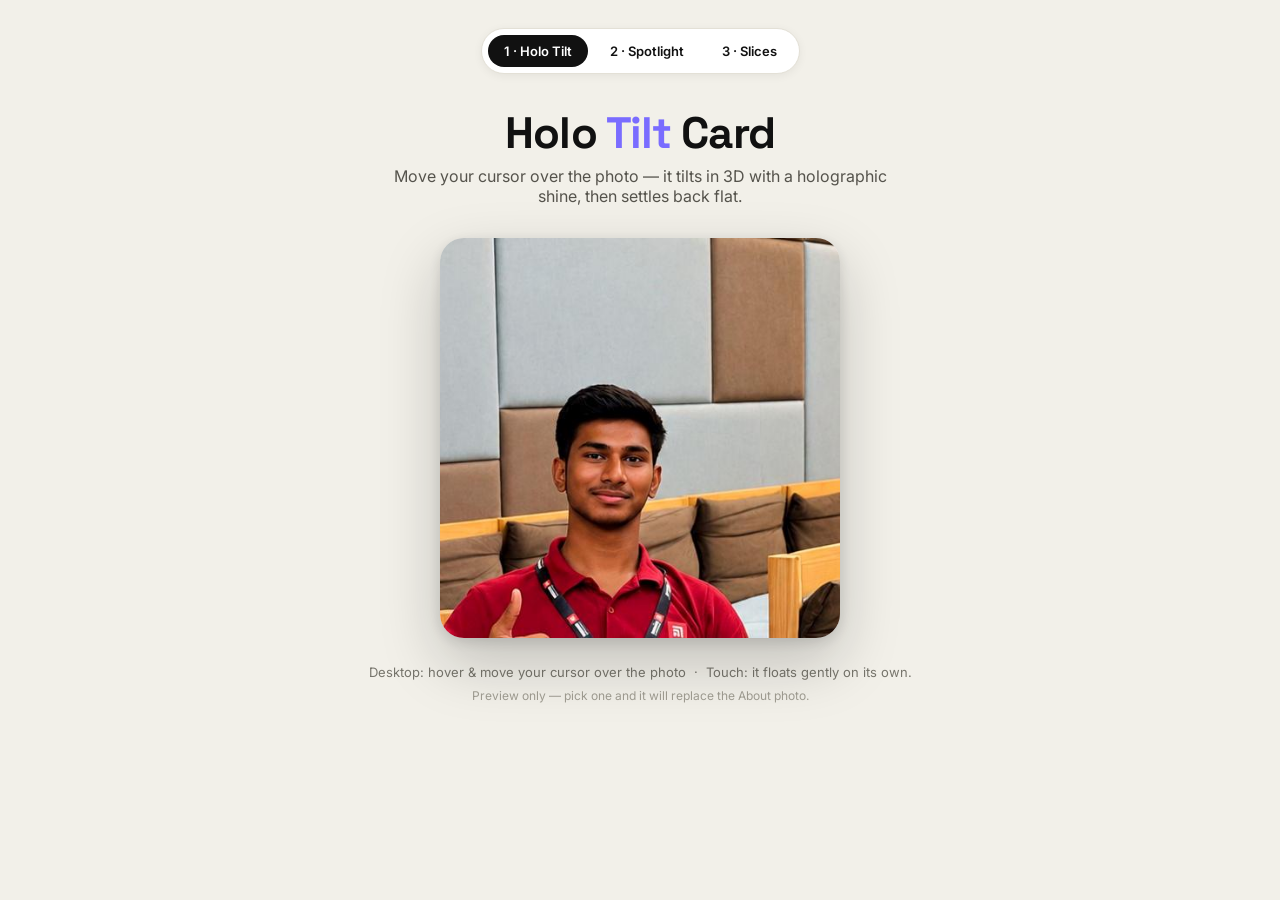
<file: preview/holo.html>
<!DOCTYPE html>
<html lang="en">
<head>
<meta charset="utf-8">
<meta name="viewport" content="width=device-width, initial-scale=1">
<title>1 · Holo Tilt Card — Photo Preview</title>
<link rel="preconnect" href="https://fonts.googleapis.com">
<link rel="preconnect" href="https://fonts.gstatic.com" crossorigin>
<link href="https://fonts.googleapis.com/css2?family=Inter:wght@400;500;600&family=Space+Grotesk:wght@500;700&display=swap" rel="stylesheet">
<style>
  :root { --cream:#F2F0E9; --ink:#111111; --purple:#7A6CFF; }
  * { box-sizing:border-box; margin:0; padding:0; }
  body {
    background:var(--cream); color:var(--ink);
    font-family:'Inter',system-ui,sans-serif;
    min-height:100vh; display:flex; flex-direction:column; align-items:center;
    padding:28px 20px 48px;
  }
  .preview-nav {
    display:flex; gap:6px; flex-wrap:wrap; justify-content:center;
    background:#fff; border:1px solid #e3e0d6; border-radius:999px; padding:6px;
    box-shadow:0 2px 10px rgba(17,17,17,.06); margin-bottom:36px;
  }
  .preview-nav a {
    text-decoration:none; color:var(--ink); font-size:13px; font-weight:600;
    padding:8px 16px; border-radius:999px; transition:background .2s,color .2s;
  }
  .preview-nav a:hover { background:#efece3; }
  .preview-nav a.active { background:var(--ink); color:#fff; }
  header { text-align:center; margin-bottom:32px; }
  header h1 {
    font-family:'Space Grotesk',sans-serif; font-size:clamp(30px,5vw,44px);
    font-weight:700; letter-spacing:-.02em; line-height:1.05;
  }
  header h1 span { color:var(--purple); }
  header p { margin-top:10px; font-size:16px; color:#55534c; max-width:520px; }
  .scene { perspective:1000px; }
  .holo-card {
    position:relative; width:min(400px,86vw); aspect-ratio:1/1;
    border-radius:24px; overflow:hidden; cursor:pointer;
    box-shadow:0 24px 60px rgba(17,17,17,.22), 0 4px 14px rgba(17,17,17,.12);
    transform-style:preserve-3d; will-change:transform;
  }
  .holo-card img {
    display:block; width:100%; height:100%; object-fit:cover;
    user-select:none; -webkit-user-drag:none;
  }
  .holo-sheen {
    position:absolute; inset:0; z-index:1; pointer-events:none;
    /* VIVID rainbow, plain composite (no blend mode): the old color-dodge
       blend barely registered — blending against the backdrop fails inside
       the card's preserve-3d context. A strong semi-transparent gradient
       composites normally and is guaranteed visible over the photo. */
    background:linear-gradient(var(--angle,135deg),
      rgba(255,0,60,.65), rgba(255,128,0,.65), rgba(255,235,0,.6),
      rgba(0,220,120,.6), rgba(0,140,255,.65), rgba(150,0,255,.65),
      rgba(255,0,160,.65));
    filter:hue-rotate(var(--hue,0deg));
    opacity:var(--sheen,0);
    transition:opacity .35s ease;
  }
  .holo-glare {
    position:absolute; inset:0; z-index:2; pointer-events:none;
    /* Dedicated white glare, plain composite (no blend mode — same reason
       as the sheen: overlay blending was invisible in this 3D context). */
    background:radial-gradient(circle 300px at var(--gx,50%) var(--gy,50%),
      rgba(255,255,255,.55), rgba(255,255,255,.18) 45%, rgba(255,255,255,0) 68%);
    opacity:var(--glare,0);
    transition:opacity .35s ease;
  }
  .hint { margin-top:26px; font-size:13px; color:#77756c; text-align:center; }
  .note { margin-top:8px; font-size:12px; color:#a09d92; text-align:center; }
  @keyframes floaty {
    0%,100% { transform:translateY(0); }
    50% { transform:translateY(-7px); }
  }
  @media (hover:none), (prefers-reduced-motion:reduce) {
    /* Float the wrapper, never the card: a CSS animation on the card would
       override the JS tilt transform (animations beat inline styles). */
    .scene { animation:floaty 6s ease-in-out infinite; }
    .holo-card { cursor:default; }
  }
</style>
</head>
<body>
  <nav class="preview-nav" aria-label="Photo previews">
    <a href="holo.html" class="active" aria-current="page">1 · Holo Tilt</a>
    <a href="spotlight.html">2 · Spotlight</a>
    <a href="slices.html">3 · Slices</a>
  </nav>

  <header>
    <h1>Holo <span>Tilt</span> Card</h1>
    <p>Move your cursor over the photo — it tilts in 3D with a holographic shine, then settles back flat.</p>
  </header>

  <div class="scene">
    <div class="holo-card" id="holoCard">
      <img src="../assets/avatar.jpg" alt="Adarsh Tripathi" draggable="false">
      <div class="holo-sheen" aria-hidden="true"></div>
      <div class="holo-glare" aria-hidden="true"></div>
    </div>
  </div>

  <p class="hint">Desktop: hover &amp; move your cursor over the photo &nbsp;·&nbsp; Touch: it floats gently on its own.</p>
  <p class="note">Preview only — pick one and it will replace the About photo.</p>

<script>
(function () {
  var card = document.getElementById('holoCard');
  var reduced = window.matchMedia('(prefers-reduced-motion: reduce)').matches;
  if (reduced) return; // reduced motion: the CSS float on the wrapper handles it
  /* No fine-pointer gate: some browsers (incl. headless Chromium) report
     (hover: none) / (pointer: coarse) even with a working mouse, and gating
     on it killed the whole effect. The listeners are harmless on touch. */

  var MAX = 10, tx = 0, ty = 0, cx = 0, cy = 0, raf = null;

  function tick() {
    cx += (tx - cx) * 0.12;
    cy += (ty - cy) * 0.12;
    card.style.transform = 'rotateX(' + cy.toFixed(2) + 'deg) rotateY(' + cx.toFixed(2) + 'deg)';
    if (Math.abs(tx - cx) > 0.01 || Math.abs(ty - cy) > 0.01) {
      raf = requestAnimationFrame(tick);
    } else {
      raf = null;
      if (tx === 0 && ty === 0) card.style.transform = '';
    }
  }
  function start() { if (!raf) raf = requestAnimationFrame(tick); }

  card.addEventListener('mousemove', function (e) {
    var r = card.getBoundingClientRect();
    var px = (e.clientX - r.left) / r.width;
    var py = (e.clientY - r.top) / r.height;
    tx = (px - 0.5) * 2 * MAX;
    ty = -(py - 0.5) * 2 * MAX;
    card.style.setProperty('--gx', (px * 100).toFixed(1) + '%');
    card.style.setProperty('--gy', (py * 100).toFixed(1) + '%');
    card.style.setProperty('--angle', (135 + (px - 0.5) * 180).toFixed(0) + 'deg');
    card.style.setProperty('--hue', ((px - 0.5) * 160).toFixed(0) + 'deg');
    card.style.setProperty('--sheen', '0.85');
    card.style.setProperty('--glare', '1');
    start();
  });

  card.addEventListener('mouseleave', function () {
    tx = 0; ty = 0;
    card.style.setProperty('--sheen', '0');
    card.style.setProperty('--glare', '0');
    start();
  });
})();
</script>
</body>
</html>
</file>
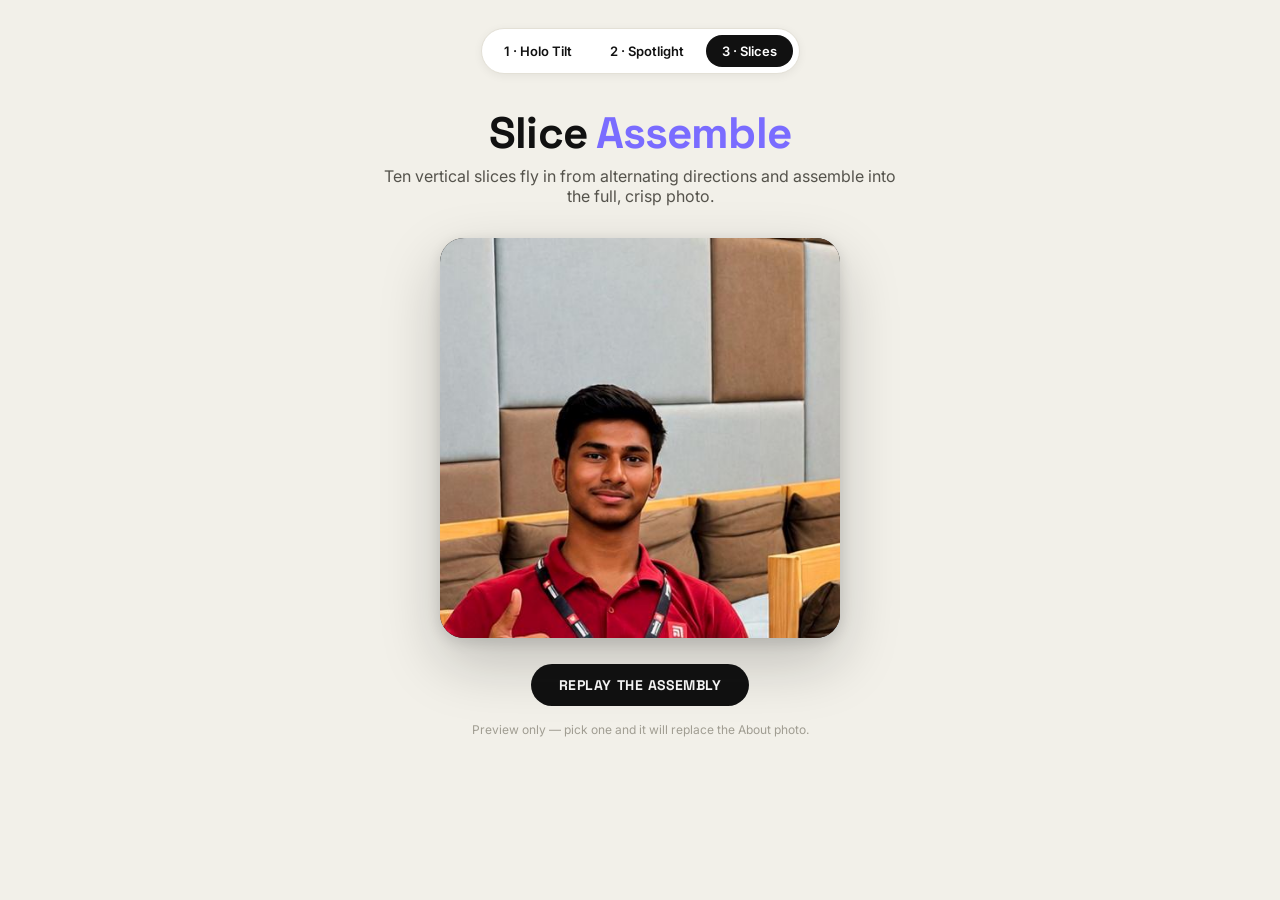
<file: preview/slices.html>
<!DOCTYPE html>
<html lang="en">
<head>
<meta charset="utf-8">
<meta name="viewport" content="width=device-width, initial-scale=1">
<title>3 · Slice Assemble — Photo Preview</title>
<link rel="preconnect" href="https://fonts.googleapis.com">
<link rel="preconnect" href="https://fonts.gstatic.com" crossorigin>
<link href="https://fonts.googleapis.com/css2?family=Inter:wght@400;500;600&family=Space+Grotesk:wght@500;700&display=swap" rel="stylesheet">
<style>
  :root { --cream:#F2F0E9; --ink:#111111; --purple:#7A6CFF; }
  * { box-sizing:border-box; margin:0; padding:0; }
  body {
    background:var(--cream); color:var(--ink);
    font-family:'Inter',system-ui,sans-serif;
    min-height:100vh; display:flex; flex-direction:column; align-items:center;
    padding:28px 20px 48px;
  }
  .preview-nav {
    display:flex; gap:6px; flex-wrap:wrap; justify-content:center;
    background:#fff; border:1px solid #e3e0d6; border-radius:999px; padding:6px;
    box-shadow:0 2px 10px rgba(17,17,17,.06); margin-bottom:36px;
  }
  .preview-nav a {
    text-decoration:none; color:var(--ink); font-size:13px; font-weight:600;
    padding:8px 16px; border-radius:999px; transition:background .2s,color .2s;
  }
  .preview-nav a:hover { background:#efece3; }
  .preview-nav a.active { background:var(--ink); color:#fff; }
  header { text-align:center; margin-bottom:32px; }
  header h1 {
    font-family:'Space Grotesk',sans-serif; font-size:clamp(30px,5vw,44px);
    font-weight:700; letter-spacing:-.02em; line-height:1.05;
  }
  header h1 span { color:var(--purple); }
  header p { margin-top:10px; font-size:16px; color:#55534c; max-width:520px; }
  .slice-frame {
    position:relative; width:min(400px,86vw); aspect-ratio:1/1;
    display:flex; border-radius:24px; overflow:hidden;
    box-shadow:0 24px 60px rgba(17,17,17,.22), 0 4px 14px rgba(17,17,17,.12);
    background:#111;
  }
  .slice {
    flex:1 1 0; height:100%;
    background-image:url('../assets/avatar.jpg');
    background-size:1000% 100%; background-repeat:no-repeat;
    will-change:transform,opacity;
  }
  /* Slice motion is driven by the Web Animations API in the script below
     (slice.animate), NOT by CSS classes — class-toggle restarts never
     worked in Chromium, so no animation rules live in the stylesheet. */
  .replay-btn {
    margin-top:26px; font-family:'Space Grotesk',sans-serif; font-size:14px; font-weight:700;
    letter-spacing:.04em; text-transform:uppercase;
    background:var(--ink); color:#fff; border:none; border-radius:999px;
    padding:12px 28px; cursor:pointer; transition:transform .15s ease, background .2s ease;
  }
  .replay-btn:hover { background:var(--purple); transform:translateY(-1px); }
  .replay-btn:active { transform:translateY(0) scale(.98); }
  .note { margin-top:16px; font-size:12px; color:#a09d92; text-align:center; }
</style>
</head>
<body>
  <nav class="preview-nav" aria-label="Photo previews">
    <a href="holo.html">1 · Holo Tilt</a>
    <a href="spotlight.html">2 · Spotlight</a>
    <a href="slices.html" class="active" aria-current="page">3 · Slices</a>
  </nav>

  <header>
    <h1>Slice <span>Assemble</span></h1>
    <p>Ten vertical slices fly in from alternating directions and assemble into the full, crisp photo.</p>
  </header>

  <div class="slice-frame" id="sliceFrame" role="img" aria-label="Adarsh Tripathi">
    <div class="slice" style="--i:0; background-position:0% 50%"></div>
    <div class="slice" style="--i:1; background-position:11.111% 50%"></div>
    <div class="slice" style="--i:2; background-position:22.222% 50%"></div>
    <div class="slice" style="--i:3; background-position:33.333% 50%"></div>
    <div class="slice" style="--i:4; background-position:44.444% 50%"></div>
    <div class="slice" style="--i:5; background-position:55.556% 50%"></div>
    <div class="slice" style="--i:6; background-position:66.667% 50%"></div>
    <div class="slice" style="--i:7; background-position:77.778% 50%"></div>
    <div class="slice" style="--i:8; background-position:88.889% 50%"></div>
    <div class="slice" style="--i:9; background-position:100% 50%"></div>
  </div>

  <button class="replay-btn" id="replayBtn" type="button">Replay the assembly</button>
  <p class="note">Preview only — pick one and it will replace the About photo.</p>

<script>
(function () {
  var frame = document.getElementById('sliceFrame');
  var btn = document.getElementById('replayBtn');
  var slices = frame.querySelectorAll('.slice');
  var reduced = window.matchMedia('(prefers-reduced-motion: reduce)').matches;

  /* Web Animations API: every play() cancels the old animations and creates
     FRESH ones per slice — no class state, no fill-mode dependency, no
     reflow tricks — so Replay works on every click, even mid-animation.
     fill:'both' makes the from-keyframe apply during each slice's stagger
     delay, so the photo scatters instantly on click and reassembles. */
  function play() {
    for (var i = 0; i < slices.length; i++) {
      var slice = slices[i];
      var anims = slice.getAnimations ? slice.getAnimations() : [];
      for (var j = 0; j < anims.length; j++) anims[j].cancel();
      var from = (i % 2 === 0)
        ? { transform: 'translateY(-112%) rotate(-2deg)', opacity: 0 }
        : { transform: 'translateY(112%) rotate(2deg)', opacity: 0 };
      slice.animate(
        [from, { transform: 'translateY(0) rotate(0deg)', opacity: 1 }],
        { duration: 700, delay: i * 60, easing: 'cubic-bezier(.22,1,.36,1)', fill: 'both' }
      );
    }
  }

  if (!reduced) {
    // Play once on load, after a short beat so the motion is seen.
    setTimeout(play, 350);
    btn.addEventListener('click', play);
  } else {
    btn.style.display = 'none'; // assembled photo only, no motion
  }
})();
</script>
</body>
</html>
</file>
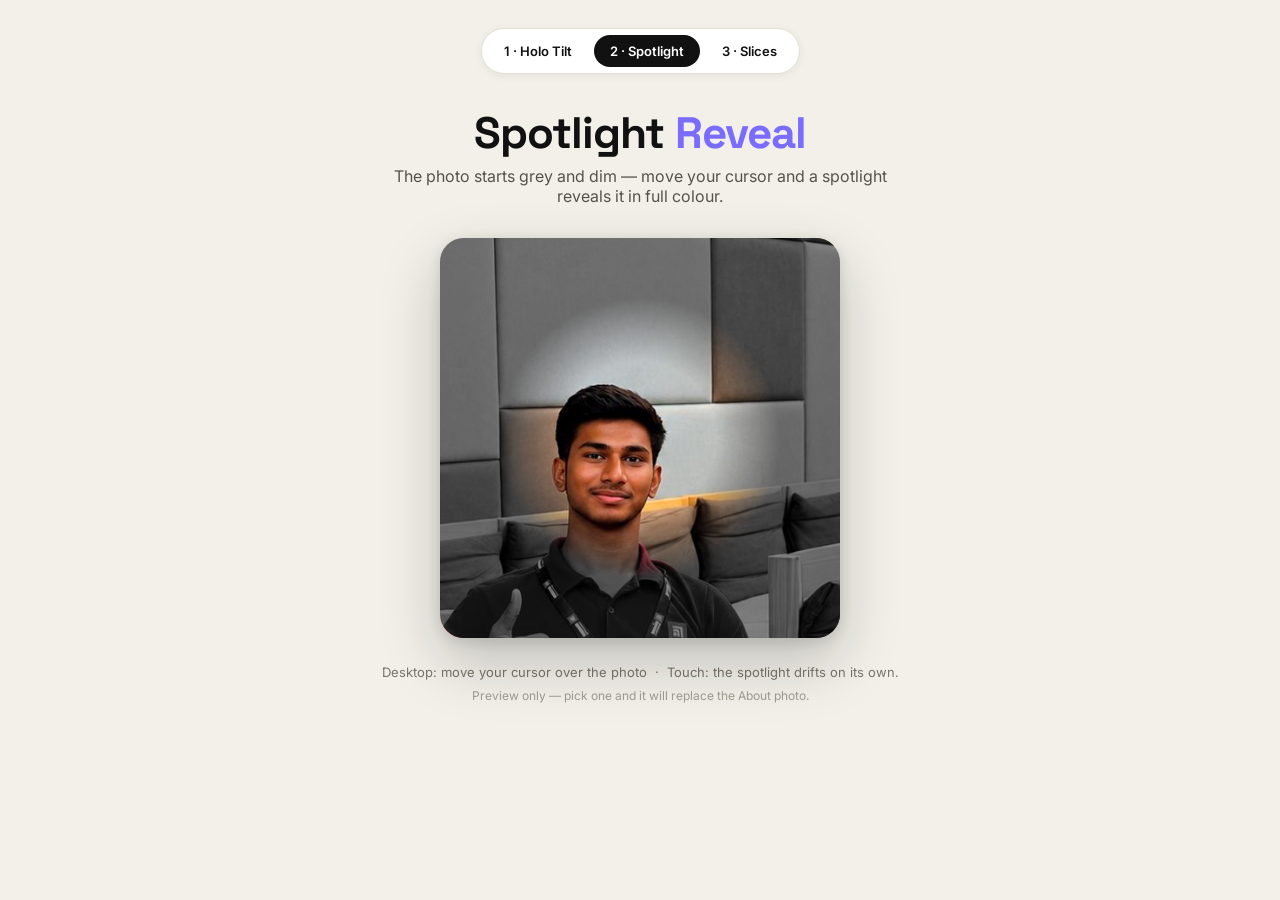
<file: preview/spotlight.html>
<!DOCTYPE html>
<html lang="en">
<head>
<meta charset="utf-8">
<meta name="viewport" content="width=device-width, initial-scale=1">
<title>2 · Spotlight Reveal — Photo Preview</title>
<link rel="preconnect" href="https://fonts.googleapis.com">
<link rel="preconnect" href="https://fonts.gstatic.com" crossorigin>
<link href="https://fonts.googleapis.com/css2?family=Inter:wght@400;500;600&family=Space+Grotesk:wght@500;700&display=swap" rel="stylesheet">
<style>
  :root { --cream:#F2F0E9; --ink:#111111; --purple:#7A6CFF; }
  * { box-sizing:border-box; margin:0; padding:0; }
  body {
    background:var(--cream); color:var(--ink);
    font-family:'Inter',system-ui,sans-serif;
    min-height:100vh; display:flex; flex-direction:column; align-items:center;
    padding:28px 20px 48px;
  }
  .preview-nav {
    display:flex; gap:6px; flex-wrap:wrap; justify-content:center;
    background:#fff; border:1px solid #e3e0d6; border-radius:999px; padding:6px;
    box-shadow:0 2px 10px rgba(17,17,17,.06); margin-bottom:36px;
  }
  .preview-nav a {
    text-decoration:none; color:var(--ink); font-size:13px; font-weight:600;
    padding:8px 16px; border-radius:999px; transition:background .2s,color .2s;
  }
  .preview-nav a:hover { background:#efece3; }
  .preview-nav a.active { background:var(--ink); color:#fff; }
  header { text-align:center; margin-bottom:32px; }
  header h1 {
    font-family:'Space Grotesk',sans-serif; font-size:clamp(30px,5vw,44px);
    font-weight:700; letter-spacing:-.02em; line-height:1.05;
  }
  header h1 span { color:var(--purple); }
  header p { margin-top:10px; font-size:16px; color:#55534c; max-width:520px; }
  .spot-wrap {
    position:relative; width:min(400px,86vw); aspect-ratio:1/1;
    border-radius:24px; overflow:hidden; cursor:none;
    box-shadow:0 24px 60px rgba(17,17,17,.22), 0 4px 14px rgba(17,17,17,.12);
    touch-action:none;
  }
  .spot-wrap img {
    position:absolute; inset:0; width:100%; height:100%; object-fit:cover;
    display:block; user-select:none; -webkit-user-drag:none;
  }
  .spot-grey {
    filter:grayscale(1) brightness(0.55);
    -webkit-mask-image:radial-gradient(circle 140px at var(--sx,50%) var(--sy,50%),
      transparent 0, transparent 55%, #000 100%);
    mask-image:radial-gradient(circle 140px at var(--sx,50%) var(--sy,50%),
      transparent 0, transparent 55%, #000 100%);
  }
  .hint { margin-top:26px; font-size:13px; color:#77756c; text-align:center; }
  .note { margin-top:8px; font-size:12px; color:#a09d92; text-align:center; }
  @media (hover:none) {
    .spot-wrap { cursor:default; }
  }
  @media (prefers-reduced-motion:reduce) {
    .spot-grey { display:none; } /* full-colour photo, no spotlight */
    .spot-wrap { cursor:default; }
  }
</style>
</head>
<body>
  <nav class="preview-nav" aria-label="Photo previews">
    <a href="holo.html">1 · Holo Tilt</a>
    <a href="spotlight.html" class="active" aria-current="page">2 · Spotlight</a>
    <a href="slices.html">3 · Slices</a>
  </nav>

  <header>
    <h1>Spotlight <span>Reveal</span></h1>
    <p>The photo starts grey and dim — move your cursor and a spotlight reveals it in full colour.</p>
  </header>

  <div class="spot-wrap" id="spotWrap">
    <img class="spot-base" src="../assets/avatar.jpg" alt="" aria-hidden="true" draggable="false">
    <img class="spot-grey" id="spotGrey" src="../assets/avatar.jpg" alt="Adarsh Tripathi" draggable="false">
  </div>

  <p class="hint">Desktop: move your cursor over the photo &nbsp;·&nbsp; Touch: the spotlight drifts on its own.</p>
  <p class="note">Preview only — pick one and it will replace the About photo.</p>

<script>
(function () {
  var wrap = document.getElementById('spotWrap');
  var grey = document.getElementById('spotGrey');
  var fine = window.matchMedia('(hover: hover) and (pointer: fine)').matches;
  var reduced = window.matchMedia('(prefers-reduced-motion: reduce)').matches;
  if (reduced) return; // CSS hides the grey layer: full-colour photo, no spotlight

  function setSpot(x, y) {
    grey.style.setProperty('--sx', x + 'px');
    grey.style.setProperty('--sy', y + 'px');
  }

  if (fine) {
    wrap.addEventListener('mousemove', function (e) {
      var r = wrap.getBoundingClientRect();
      setSpot(e.clientX - r.left, e.clientY - r.top);
    });
    wrap.addEventListener('mouseleave', function () {
      var r = wrap.getBoundingClientRect();
      setSpot(r.width / 2, r.height / 2);
    });
  } else {
    // No mouse: the spotlight drifts slowly on its own (Lissajous path).
    var t0 = performance.now();
    (function drift(now) {
      var t = (now - t0) / 1000;
      var r = wrap.getBoundingClientRect();
      var x = r.width * (0.5 + 0.32 * Math.sin(t * 0.45));
      var y = r.height * (0.5 + 0.32 * Math.sin(t * 0.31 + 1.4));
      setSpot(x, y);
      requestAnimationFrame(drift);
    })(t0);
  }
})();
</script>
</body>
</html>
</file>
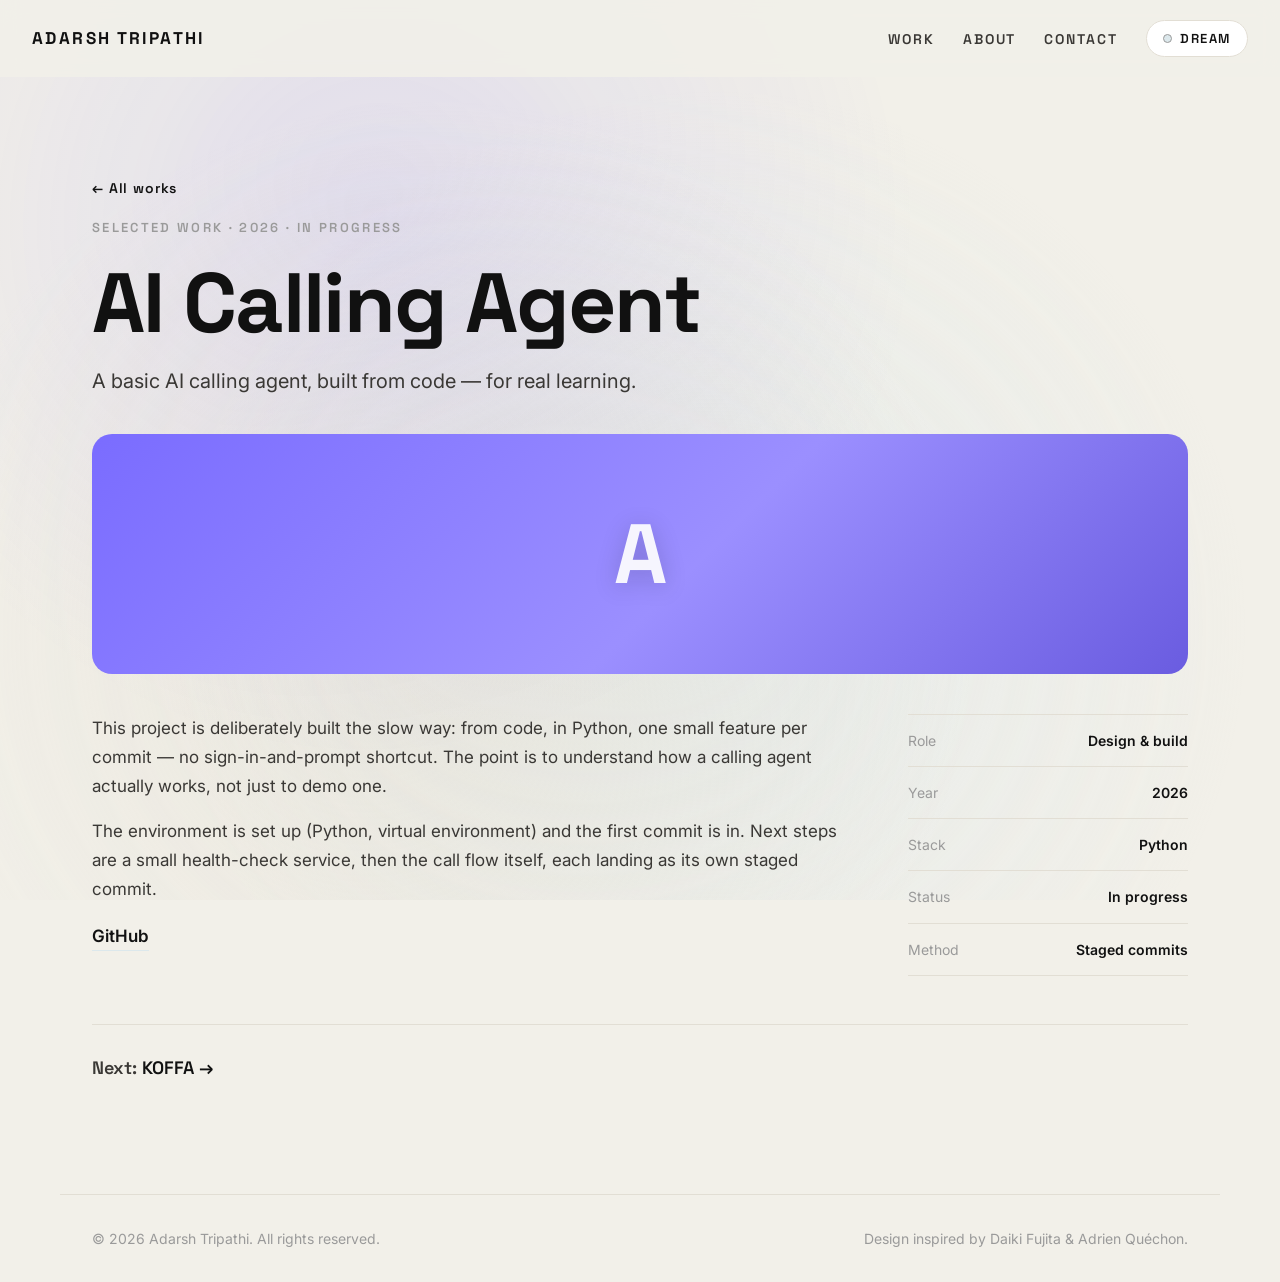
<file: work/ai-calling-agent.html>
<!DOCTYPE html>
<html lang="en">
<head>
  <meta charset="utf-8">
  <meta name="viewport" content="width=device-width, initial-scale=1">
  <title>AI Calling Agent — Adarsh Tripathi</title>
  <meta name="description" content="AI Calling Agent — a basic AI calling agent built from code in Python by Adarsh Tripathi.">
  <link rel="icon" type="image/svg+xml" href="../favicon.svg">
  <link rel="preconnect" href="https://fonts.googleapis.com">
  <link rel="preconnect" href="https://fonts.gstatic.com" crossorigin>
  <link href="https://fonts.googleapis.com/css2?family=Inter:wght@400;500;600&family=Space+Grotesk:wght@500;600;700&display=swap" rel="stylesheet">
  <link rel="stylesheet" href="../css/style.css?v=3">
</head>
<body>
  <canvas id="fluid-canvas" aria-hidden="true"></canvas>

  <header class="site-header">
    <a class="wordmark" href="../index.html">Adarsh Tripathi</a>
    <button class="nav-toggle" aria-label="Menu" aria-expanded="false"><span></span><span></span><span></span></button>
    <nav class="nav" aria-label="Main">
      <ul class="nav-links">
        <li><a href="../index.html#work">Work</a></li>
        <li><a href="../index.html#about">About</a></li>
        <li><a href="../index.html#contact">Contact</a></li>
      </ul>
      <button id="dream-toggle" class="dream-toggle" aria-pressed="false" aria-label="Toggle dream mode"><span class="dream-dot"></span><span class="dream-label">Dream</span></button>
    </nav>
  </header>

  <main>
    <section class="section memory">
      <p><a class="memory-back" href="../index.html#work">&larr; All works</a></p>
      <p class="section-index">Selected Work &middot; 2026 &middot; In progress</p>
      <h1 class="memory-title">AI Calling Agent</h1>
      <p class="memory-tagline">A basic AI calling agent, built from code &mdash; for real learning.</p>
      <div class="work-visual work-visual-agent memory-visual" aria-hidden="true"><span>A</span></div>
      <div class="memory-grid">
        <div class="memory-body">
          <p>This project is deliberately built the slow way: from code, in Python, one small feature per commit &mdash; no sign-in-and-prompt shortcut. The point is to understand how a calling agent actually works, not just to demo one.</p>
          <p>The environment is set up (Python, virtual environment) and the first commit is in. Next steps are a small health-check service, then the call flow itself, each landing as its own staged commit.</p>
          <p class="work-links">
            <a href="https://github.com/adarshtripathi108/ai-calling-agent" target="_blank" rel="noopener">GitHub</a>
          </p>
        </div>
        <dl class="memory-facts">
          <div><dt>Role</dt><dd>Design &amp; build</dd></div>
          <div><dt>Year</dt><dd>2026</dd></div>
          <div><dt>Stack</dt><dd>Python</dd></div>
          <div><dt>Status</dt><dd>In progress</dd></div>
          <div><dt>Method</dt><dd>Staged commits</dd></div>
        </dl>
      </div>
      <p class="memory-next">Next: <a href="koffa.html">KOFFA &rarr;</a></p>
    </section>
  </main>

  <footer class="site-footer">
    <p>&copy; <span id="year">2026</span> Adarsh Tripathi. All rights reserved.</p>
    <p>Design inspired by Daiki Fujita &amp; Adrien Qu&eacute;chon.</p>
  </footer>

  <script src="../js/fluid.js?v=3" defer></script>
  <script src="../js/main.js?v=3" defer></script>
</body>
</html>
</file>
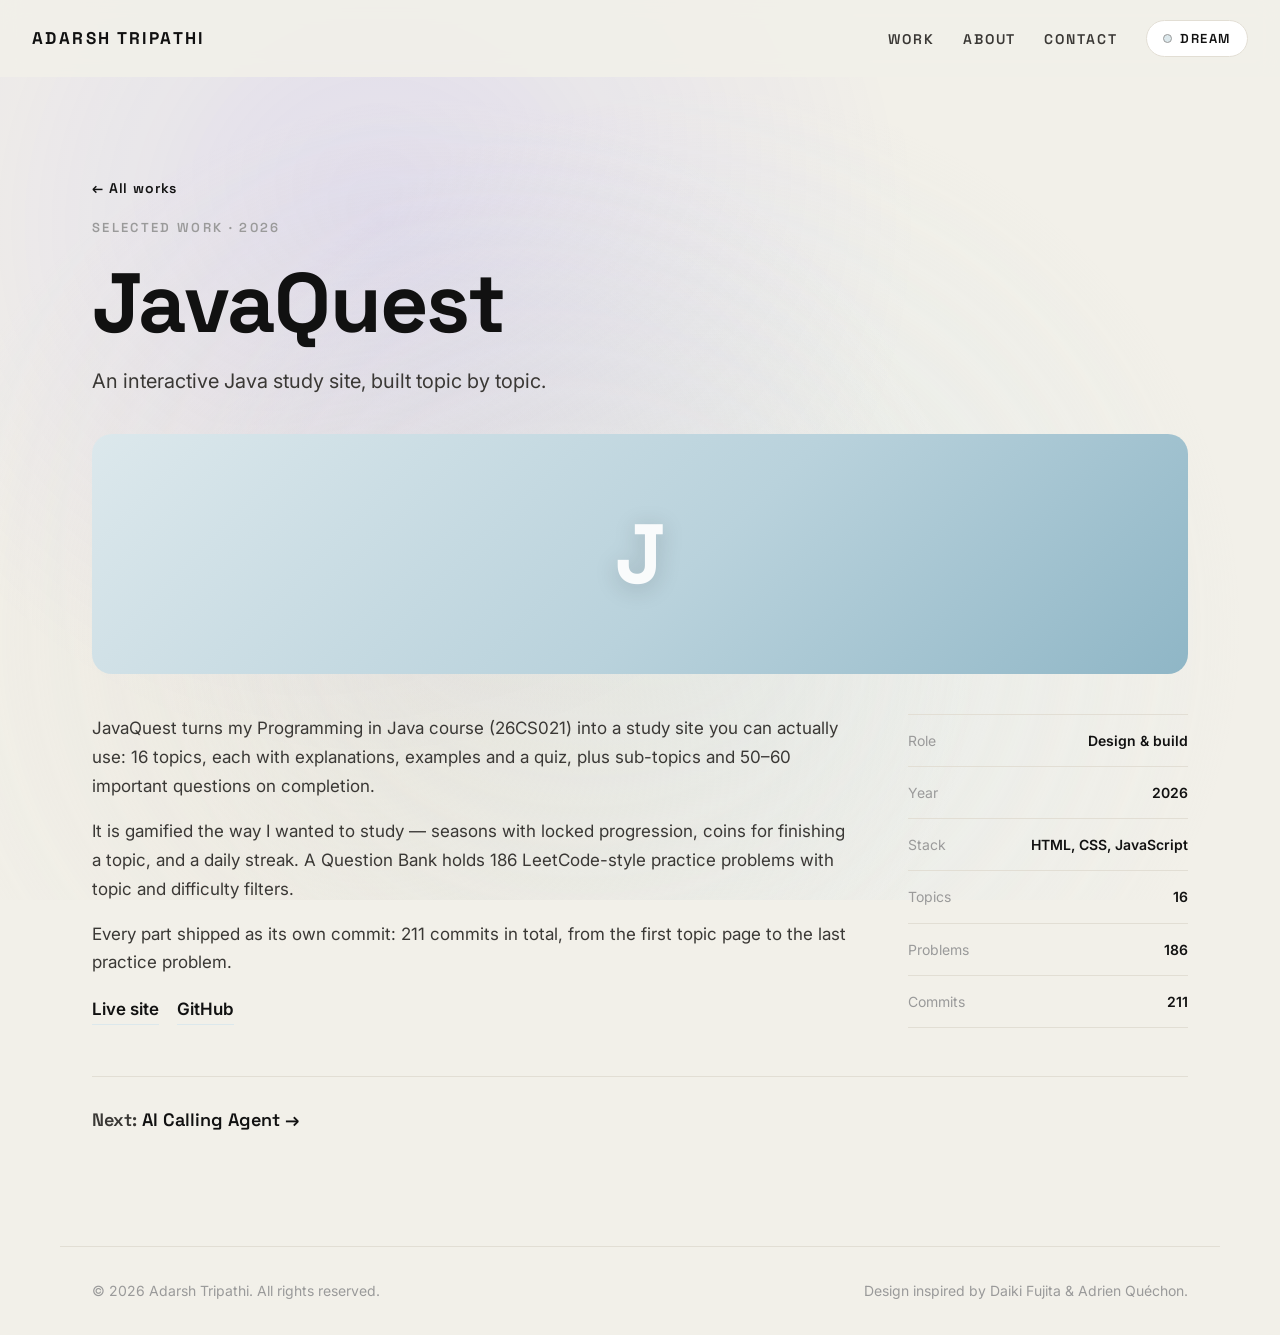
<file: work/javaquest.html>
<!DOCTYPE html>
<html lang="en">
<head>
  <meta charset="utf-8">
  <meta name="viewport" content="width=device-width, initial-scale=1">
  <title>JavaQuest — Adarsh Tripathi</title>
  <meta name="description" content="JavaQuest — an interactive Programming in Java study site by Adarsh Tripathi: 16 topics, quizzes, 186 practice problems.">
  <link rel="icon" type="image/svg+xml" href="../favicon.svg">
  <link rel="preconnect" href="https://fonts.googleapis.com">
  <link rel="preconnect" href="https://fonts.gstatic.com" crossorigin>
  <link href="https://fonts.googleapis.com/css2?family=Inter:wght@400;500;600&family=Space+Grotesk:wght@500;600;700&display=swap" rel="stylesheet">
  <link rel="stylesheet" href="../css/style.css?v=3">
</head>
<body>
  <canvas id="fluid-canvas" aria-hidden="true"></canvas>

  <header class="site-header">
    <a class="wordmark" href="../index.html">Adarsh Tripathi</a>
    <button class="nav-toggle" aria-label="Menu" aria-expanded="false"><span></span><span></span><span></span></button>
    <nav class="nav" aria-label="Main">
      <ul class="nav-links">
        <li><a href="../index.html#work">Work</a></li>
        <li><a href="../index.html#about">About</a></li>
        <li><a href="../index.html#contact">Contact</a></li>
      </ul>
      <button id="dream-toggle" class="dream-toggle" aria-pressed="false" aria-label="Toggle dream mode"><span class="dream-dot"></span><span class="dream-label">Dream</span></button>
    </nav>
  </header>

  <main>
    <section class="section memory">
      <p><a class="memory-back" href="../index.html#work">&larr; All works</a></p>
      <p class="section-index">Selected Work &middot; 2026</p>
      <h1 class="memory-title">JavaQuest</h1>
      <p class="memory-tagline">An interactive Java study site, built topic by topic.</p>
      <div class="work-visual work-visual-javaquest memory-visual" aria-hidden="true"><span>J</span></div>
      <div class="memory-grid">
        <div class="memory-body">
          <p>JavaQuest turns my Programming in Java course (26CS021) into a study site you can actually use: 16 topics, each with explanations, examples and a quiz, plus sub-topics and 50&ndash;60 important questions on completion.</p>
          <p>It is gamified the way I wanted to study &mdash; seasons with locked progression, coins for finishing a topic, and a daily streak. A Question Bank holds 186 LeetCode-style practice problems with topic and difficulty filters.</p>
          <p>Every part shipped as its own commit: 211 commits in total, from the first topic page to the last practice problem.</p>
          <p class="work-links">
            <a href="https://adarshtripathi108.github.io/javaquest/" target="_blank" rel="noopener">Live site</a>
            <a href="https://github.com/adarshtripathi108/javaquest" target="_blank" rel="noopener">GitHub</a>
          </p>
        </div>
        <dl class="memory-facts">
          <div><dt>Role</dt><dd>Design &amp; build</dd></div>
          <div><dt>Year</dt><dd>2026</dd></div>
          <div><dt>Stack</dt><dd>HTML, CSS, JavaScript</dd></div>
          <div><dt>Topics</dt><dd>16</dd></div>
          <div><dt>Problems</dt><dd>186</dd></div>
          <div><dt>Commits</dt><dd>211</dd></div>
        </dl>
      </div>
      <p class="memory-next">Next: <a href="ai-calling-agent.html">AI Calling Agent &rarr;</a></p>
    </section>
  </main>

  <footer class="site-footer">
    <p>&copy; <span id="year">2026</span> Adarsh Tripathi. All rights reserved.</p>
    <p>Design inspired by Daiki Fujita &amp; Adrien Qu&eacute;chon.</p>
  </footer>

  <script src="../js/fluid.js?v=3" defer></script>
  <script src="../js/main.js?v=3" defer></script>
</body>
</html>
</file>
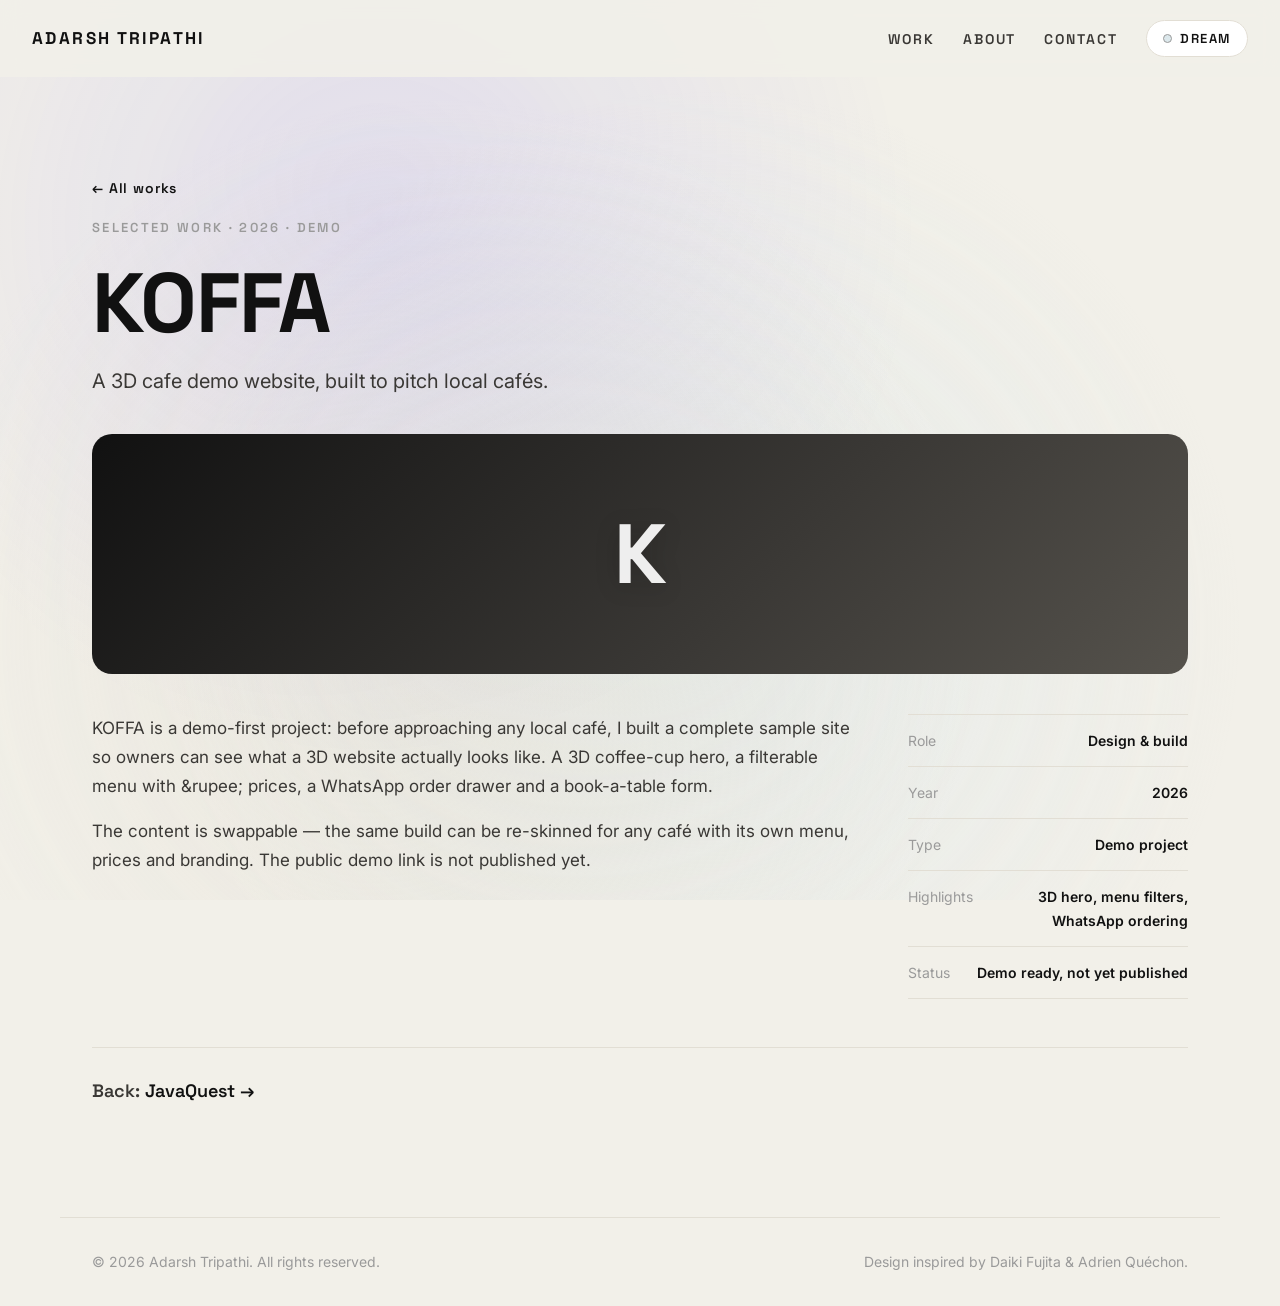
<file: work/koffa.html>
<!DOCTYPE html>
<html lang="en">
<head>
  <meta charset="utf-8">
  <meta name="viewport" content="width=device-width, initial-scale=1">
  <title>KOFFA — Adarsh Tripathi</title>
  <meta name="description" content="KOFFA — a 3D cafe demo website by Adarsh Tripathi: coffee-cup hero, filterable menu, WhatsApp ordering.">
  <link rel="icon" type="image/svg+xml" href="../favicon.svg">
  <link rel="preconnect" href="https://fonts.googleapis.com">
  <link rel="preconnect" href="https://fonts.gstatic.com" crossorigin>
  <link href="https://fonts.googleapis.com/css2?family=Inter:wght@400;500;600&family=Space+Grotesk:wght@500;600;700&display=swap" rel="stylesheet">
  <link rel="stylesheet" href="../css/style.css?v=3">
</head>
<body>
  <canvas id="fluid-canvas" aria-hidden="true"></canvas>

  <header class="site-header">
    <a class="wordmark" href="../index.html">Adarsh Tripathi</a>
    <button class="nav-toggle" aria-label="Menu" aria-expanded="false"><span></span><span></span><span></span></button>
    <nav class="nav" aria-label="Main">
      <ul class="nav-links">
        <li><a href="../index.html#work">Work</a></li>
        <li><a href="../index.html#about">About</a></li>
        <li><a href="../index.html#contact">Contact</a></li>
      </ul>
      <button id="dream-toggle" class="dream-toggle" aria-pressed="false" aria-label="Toggle dream mode"><span class="dream-dot"></span><span class="dream-label">Dream</span></button>
    </nav>
  </header>

  <main>
    <section class="section memory">
      <p><a class="memory-back" href="../index.html#work">&larr; All works</a></p>
      <p class="section-index">Selected Work &middot; 2026 &middot; Demo</p>
      <h1 class="memory-title">KOFFA</h1>
      <p class="memory-tagline">A 3D cafe demo website, built to pitch local caf&eacute;s.</p>
      <div class="work-visual work-visual-koffa memory-visual" aria-hidden="true"><span>K</span></div>
      <div class="memory-grid">
        <div class="memory-body">
          <p>KOFFA is a demo-first project: before approaching any local caf&eacute;, I built a complete sample site so owners can see what a 3D website actually looks like. A 3D coffee-cup hero, a filterable menu with &rupee; prices, a WhatsApp order drawer and a book-a-table form.</p>
          <p>The content is swappable &mdash; the same build can be re-skinned for any caf&eacute; with its own menu, prices and branding. The public demo link is not published yet.</p>
        </div>
        <dl class="memory-facts">
          <div><dt>Role</dt><dd>Design &amp; build</dd></div>
          <div><dt>Year</dt><dd>2026</dd></div>
          <div><dt>Type</dt><dd>Demo project</dd></div>
          <div><dt>Highlights</dt><dd>3D hero, menu filters, WhatsApp ordering</dd></div>
          <div><dt>Status</dt><dd>Demo ready, not yet published</dd></div>
        </dl>
      </div>
      <p class="memory-next">Back: <a href="javaquest.html">JavaQuest &rarr;</a></p>
    </section>
  </main>

  <footer class="site-footer">
    <p>&copy; <span id="year">2026</span> Adarsh Tripathi. All rights reserved.</p>
    <p>Design inspired by Daiki Fujita &amp; Adrien Qu&eacute;chon.</p>
  </footer>

  <script src="../js/fluid.js?v=3" defer></script>
  <script src="../js/main.js?v=3" defer></script>
</body>
</html>
</file>
<file: css/style.css>
/* Adarsh Tripathi — Portfolio (Daiki style + Adrien fluid motion)
   Palette: cream #F2F0E9, ink #111111, muted #9A9A9A,
   glass-blue #DCE8EC, purple #7A6CFF. */

:root {
  --cream: #F2F0E9;
  --ink: #111111;
  --ink-soft: #3A3835;
  --muted: #9A9A9A;
  --glass: #DCE8EC;
  --purple: #7A6CFF;
  --white: #FFFFFF;
  --card: #FFFFFF;
  --border: #E2DED4;
  --radius: 20px;
  --font-display: "Space Grotesk", "Inter", system-ui, sans-serif;
  --font-body: "Inter", system-ui, -apple-system, sans-serif;
}

*,
*::before,
*::after {
  box-sizing: border-box;
}

html {
  scroll-behavior: smooth;
}

body {
  margin: 0;
  background: var(--cream);
  color: var(--ink-soft);
  font-family: var(--font-body);
  font-size: 17px;
  line-height: 1.65;
  -webkit-font-smoothing: antialiased;
  overflow-x: hidden;
}

a {
  color: var(--ink);
  text-decoration: none;
}

a:hover {
  color: var(--purple);
}

h1,
h2,
h3 {
  font-family: var(--font-display);
  color: var(--ink);
  margin: 0;
  line-height: 1.08;
  letter-spacing: -0.02em;
}

h2 {
  font-size: clamp(36px, 5.4vw, 60px);
  font-weight: 700;
}

p {
  margin: 0 0 16px;
}

img {
  max-width: 100%;
  height: auto;
  display: block;
}

/* Page sections. */
/* Page content sits above the fluid canvas (z-index 0). The header
   is already sticky at z-index 50; main and footer get an explicit
   stacking position here. */
main {
  position: relative;
  z-index: 1;
}

.section {
  max-width: 1160px;
  margin: 0 auto;
  padding: 96px 32px;
}

.section-index {
  font-family: var(--font-display);
  font-size: 13px;
  font-weight: 600;
  letter-spacing: 0.18em;
  text-transform: uppercase;
  color: var(--muted);
  margin: 0 0 20px;
}

/* Buttons. */
.btn {
  display: inline-block;
  font-family: var(--font-display);
  font-size: 15px;
  font-weight: 600;
  padding: 15px 30px;
  border-radius: 999px;
  border: 1px solid transparent;
  cursor: pointer;
  transition: transform 0.2s ease, box-shadow 0.2s ease, background 0.2s ease, color 0.2s ease;
}

.btn-dark {
  background: var(--ink);
  color: var(--white);
}

.btn-dark:hover {
  color: var(--white);
  transform: translateY(-2px);
  box-shadow: 0 12px 24px rgba(17, 17, 17, 0.22);
}

.btn-dark:active {
  transform: translateY(0) scale(0.98);
  box-shadow: 0 4px 10px rgba(17, 17, 17, 0.2);
}

.btn-outline {
  background: transparent;
  color: var(--ink);
  border-color: var(--ink);
}

.btn-outline:hover {
  color: var(--purple);
  border-color: var(--purple);
  transform: translateY(-2px);
  box-shadow: 0 12px 24px rgba(17, 17, 17, 0.12);
}

.btn-outline:active {
  transform: translateY(0) scale(0.98);
}

/* Scroll reveal — elements fade, rise and settle as they enter the
   viewport. main.js adds .visible; stagger delays come from
   data-reveal-group. Uses the individual translate/scale properties
   (not transform) so the card tilt in main.js — which sets an inline
   transform — composes with the reveal instead of fighting it.
   Reduced-motion and no-JS fallbacks below. */
.reveal {
  opacity: 0;
  translate: 0 28px;
  scale: 0.985;
  transition: opacity 0.7s cubic-bezier(0.22, 1, 0.36, 1),
    translate 0.7s cubic-bezier(0.22, 1, 0.36, 1),
    scale 0.7s cubic-bezier(0.22, 1, 0.36, 1);
}

.reveal.visible {
  opacity: 1;
  translate: 0 0;
  scale: 1;
}

/* Cards declare their own transition later in this file; this
   higher-specificity rule keeps the reveal transitions AND the card
   hover/tilt transitions (transform, box-shadow) together. */
.work-card.reveal,
.milestone-card.reveal {
  transition: opacity 0.7s cubic-bezier(0.22, 1, 0.36, 1),
    translate 0.7s cubic-bezier(0.22, 1, 0.36, 1),
    scale 0.7s cubic-bezier(0.22, 1, 0.36, 1),
    transform 0.35s ease, box-shadow 0.35s ease;
}

@media (prefers-reduced-motion: reduce) {
  html {
    scroll-behavior: auto;
  }

  .reveal {
    opacity: 1;
    transform: none;
    translate: none;
    scale: none;
    transition: none;
  }
}

/* Header — minimal, Daiki-style. Sticky, translucent cream. */
.site-header {
  position: sticky;
  top: 0;
  z-index: 50;
  display: flex;
  align-items: center;
  justify-content: space-between;
  gap: 24px;
  padding: 20px 32px;
  background: rgba(242, 240, 233, 0.86);
  backdrop-filter: blur(10px);
  -webkit-backdrop-filter: blur(10px);
}

.wordmark {
  font-family: var(--font-display);
  font-size: 17px;
  font-weight: 700;
  letter-spacing: 0.14em;
  text-transform: uppercase;
  color: var(--ink);
  white-space: nowrap;
}

.wordmark:hover {
  color: var(--ink);
}

.nav {
  display: flex;
  align-items: center;
  gap: 28px;
}

.nav-links {
  display: flex;
  gap: 28px;
  list-style: none;
  margin: 0;
  padding: 0;
}

.nav-links a {
  font-family: var(--font-display);
  font-size: 14px;
  font-weight: 600;
  letter-spacing: 0.14em;
  text-transform: uppercase;
  color: var(--ink-soft);
}

.nav-links a:hover {
  color: var(--purple);
}

/* WAKE/DREAM toggle. */
.dream-toggle {
  display: inline-flex;
  align-items: center;
  gap: 8px;
  font-family: var(--font-display);
  font-size: 13px;
  font-weight: 600;
  letter-spacing: 0.12em;
  text-transform: uppercase;
  color: var(--ink);
  background: var(--white);
  border: 1px solid var(--border);
  border-radius: 999px;
  padding: 9px 16px;
  cursor: pointer;
  transition: background 0.2s ease, border-color 0.2s ease;
}

.dream-toggle:hover {
  border-color: var(--purple);
}

.dream-dot {
  width: 9px;
  height: 9px;
  border-radius: 50%;
  background: var(--glass);
  border: 1px solid var(--muted);
  transition: background 0.2s ease;
}

/* Hamburger — hidden on desktop, shown below 820px. */
.nav-toggle {
  display: none;
  flex-direction: column;
  gap: 5px;
  background: none;
  border: none;
  padding: 8px;
  cursor: pointer;
}

.nav-toggle span {
  display: block;
  width: 24px;
  height: 2px;
  background: var(--ink);
  border-radius: 2px;
  transition: transform 0.25s ease, opacity 0.25s ease;
}

/* Hero — two columns: copy left, 3D canvas right. */
.hero-copy {
  user-select: none; /* dragging across the hero should not select the headline */
}

.hero {
  max-width: 1160px;
  margin: 0 auto;
  padding: 72px 32px 88px;
  display: grid;
  grid-template-columns: 1.05fr 1fr;
  gap: 48px;
  align-items: center;
  min-height: 78vh;
}

.hero-eyebrow {
  font-family: var(--font-display);
  font-size: 13px;
  font-weight: 600;
  letter-spacing: 0.22em;
  text-transform: uppercase;
  color: var(--purple);
  margin: 0 0 20px;
}

.hero h1 {
  font-size: clamp(48px, 7.2vw, 88px);
  font-weight: 700;
}

.hero-line-2 {
  color: var(--purple);
}

.hero-sub {
  font-size: 19px;
  line-height: 1.6;
  color: var(--ink-soft);
  max-width: 520px;
  margin: 24px 0 32px;
}

.hero-actions {
  display: flex;
  flex-wrap: wrap;
  gap: 14px;
}

.hero-media {
  position: relative;
  width: 100%;
  aspect-ratio: 1;
  max-height: 560px;
}

#hero-canvas {
  width: 100%;
  height: 100%;
  display: block;
}

/* No-WebGL fallback: a soft CSS gradient blob in the same palette.
   Hidden by default; shown when hero3d.js adds .no-webgl to .hero. */
.hero-fallback {
  display: none;
  position: absolute;
  inset: 8%;
  border-radius: 58% 42% 55% 45% / 48% 55% 45% 52%;
  background:
    radial-gradient(circle at 30% 30%, rgba(220, 232, 236, 0.95), rgba(220, 232, 236, 0) 60%),
    radial-gradient(circle at 70% 65%, rgba(122, 108, 255, 0.45), rgba(122, 108, 255, 0) 62%),
    radial-gradient(circle at 50% 50%, rgba(255, 255, 255, 0.9), rgba(255, 255, 255, 0) 70%);
  box-shadow: 0 32px 64px rgba(17, 17, 17, 0.12);
}

.hero.no-webgl #hero-canvas {
  display: none;
}

.hero.no-webgl .hero-fallback {
  display: block;
}

/* Fluid layer — fixed fullscreen Canvas 2D behind the page content.
   z-index 0 with header/main/footer at 1+ above it, so the canvas can
   never be hidden behind the page background. Strong opacity so the
   cursor trails are clearly visible. */
#fluid-canvas {
  position: fixed;
  inset: 0;
  width: 100vw;
  height: 100vh;
  z-index: 0;
  opacity: 0.9;
  pointer-events: none;
}

/* Pixel-cube cursor follower — a small CSS 3D cube that trails the
   cursor with slight lag (JS moves it). Desktop pointers only. */
.cursor-cube {
  position: fixed;
  top: 0;
  left: 0;
  width: 14px;
  height: 14px;
  z-index: 100;
  pointer-events: none;
  transform-style: preserve-3d;
  transform: translate3d(-100px, -100px, 0) rotateX(-24deg) rotateY(32deg);
  opacity: 0;
  transition: opacity 0.3s ease;
}

.cursor-cube.on {
  opacity: 1;
}

.cube-face {
  position: absolute;
  width: 14px;
  height: 14px;
  border: 1px solid rgba(17, 17, 17, 0.55);
}

.cube-front {
  background: rgba(220, 232, 236, 0.9);
  transform: translateZ(7px);
}

.cube-top {
  background: rgba(122, 108, 255, 0.85);
  transform: rotateX(90deg) translateZ(7px);
}

.cube-side {
  background: rgba(17, 17, 17, 0.75);
  transform: rotateY(90deg) translateZ(7px);
}

@media (hover: none), (pointer: coarse) {
  .cursor-cube {
    display: none;
  }
}

@media (prefers-reduced-motion: reduce) {
  .cursor-cube {
    display: none;
  }
}

/* About — photo left, copy right, stats row below the copy. */
.about {
  background: rgba(255, 255, 255, 0.55);
  border-top: 1px solid var(--border);
  border-bottom: 1px solid var(--border);
  max-width: none;
}

.about .section-index,
.about-grid {
  max-width: 1160px;
  margin-left: auto;
  margin-right: auto;
}

.about h2 {
  margin-bottom: 24px;
}

.about-grid {
  display: grid;
  grid-template-columns: 340px 1fr;
  gap: 56px;
  align-items: start;
}

.about-photo img {
  width: 100%;
  aspect-ratio: 1;
  object-fit: cover;
  border-radius: var(--radius);
  box-shadow: 0 24px 48px rgba(17, 17, 17, 0.14);
}

.about-copy p a {
  font-weight: 600;
  border-bottom: 1px solid var(--glass);
}

.about-copy p a:hover {
  border-bottom-color: var(--purple);
}

.about-stats {
  display: grid;
  grid-template-columns: repeat(4, 1fr);
  gap: 20px;
  margin: 32px 0 0;
}

.about-stat dd {
  margin: 0;
  font-family: var(--font-display);
  font-size: 36px;
  font-weight: 700;
  line-height: 1.1;
  color: var(--ink);
}

.about-stat dt {
  font-size: 13px;
  color: var(--muted);
  margin-top: 6px;
  line-height: 1.4;
}

/* Disciplines — numbered rows with a hover shift. */
.disciplines h2 {
  margin-bottom: 36px;
}

.discipline-list {
  list-style: none;
  margin: 0;
  padding: 0;
  border-top: 1px solid var(--border);
}

.discipline-list li {
  display: grid;
  grid-template-columns: 56px 1fr auto;
  gap: 20px;
  align-items: baseline;
  padding: 22px 8px;
  border-bottom: 1px solid var(--border);
  transition: background 0.2s ease, padding-left 0.2s ease;
}

.discipline-list li:hover {
  background: rgba(255, 255, 255, 0.6);
  padding-left: 16px;
}

.discipline-num {
  font-family: var(--font-display);
  font-size: 14px;
  font-weight: 600;
  color: var(--muted);
}

.discipline-name {
  font-family: var(--font-display);
  font-size: 24px;
  font-weight: 600;
  color: var(--ink);
}

.discipline-note {
  font-size: 14px;
  color: var(--muted);
}

/* Selected Works — 3 cards with CSS-only monogram visuals.
   The grid supplies perspective for the mouse-follow 3D tilt in JS. */
.works h2 {
  margin-bottom: 40px;
}

.work-grid {
  display: grid;
  grid-template-columns: repeat(3, 1fr);
  gap: 28px;
  perspective: 1000px;
}

.work-card {
  background: var(--card);
  border: 1px solid var(--border);
  border-radius: var(--radius);
  overflow: hidden;
  transform-style: preserve-3d;
  transition: transform 0.35s ease, box-shadow 0.35s ease;
  will-change: transform;
}

.work-card.is-tilting {
  box-shadow: 0 28px 56px rgba(17, 17, 17, 0.18);
}

.work-visual {
  height: 180px;
  display: flex;
  align-items: center;
  justify-content: center;
}

.work-visual span {
  font-family: var(--font-display);
  font-size: 84px;
  font-weight: 700;
  line-height: 1;
  color: rgba(255, 255, 255, 0.92);
  text-shadow: 0 4px 24px rgba(17, 17, 17, 0.18);
}

.work-visual-javaquest {
  background: linear-gradient(135deg, #DCE8EC 0%, #B9D2DC 55%, #8FB6C6 100%);
}

.work-visual-agent {
  background: linear-gradient(135deg, #7A6CFF 0%, #9B8FFF 55%, #6A5CE0 100%);
}

.work-visual-koffa {
  background: linear-gradient(135deg, #111111 0%, #3A3835 60%, #55524C 100%);
}

.work-body {
  padding: 26px 26px 28px;
}

.work-meta {
  display: flex;
  justify-content: space-between;
  gap: 12px;
  font-family: var(--font-display);
  font-size: 13px;
  font-weight: 600;
  letter-spacing: 0.12em;
  text-transform: uppercase;
  color: var(--muted);
  margin: 0 0 12px;
}

.work-body h3 {
  font-size: 22px;
  margin-bottom: 10px;
}

.work-body > p {
  font-size: 15px;
  line-height: 1.6;
}

.work-role {
  color: var(--muted);
  font-size: 14px;
}

.work-links {
  display: flex;
  flex-wrap: wrap;
  gap: 8px 18px;
  margin: 18px 0 0;
  font-size: 14px;
  font-weight: 600;
}

.work-links a {
  border-bottom: 1px solid var(--glass);
}

.work-links a:hover {
  border-bottom-color: var(--purple);
}

.work-memory {
  color: var(--purple);
}

/* Dream Mode section + sleeping-card state.
   In Dream mode the work cards dim ("held by the dream"); clicking
   one wakes it with a small pop (see main.js). */
.dream-section {
  background: rgba(122, 108, 255, 0.07);
  border-top: 1px solid var(--border);
  border-bottom: 1px solid var(--border);
  max-width: none;
  text-align: center;
}

.dream-section .section-index,
.dream-section h2,
.dream-section p {
  max-width: 720px;
  margin-left: auto;
  margin-right: auto;
}

.dream-section h2 {
  margin-bottom: 20px;
}

.dream-section .btn {
  margin-top: 12px;
}

body.dream .work-card {
  filter: grayscale(0.55) brightness(0.92);
  opacity: 0.82;
}

body.dream .work-card::after {
  content: "Held by the dream — click to wake";
  display: block;
  padding: 10px 26px 18px;
  font-size: 13px;
  font-weight: 600;
  letter-spacing: 0.06em;
  color: var(--purple);
}

body.dream .work-card.awake {
  filter: none;
  opacity: 1;
  animation: wake-pop 0.45s ease;
}

body.dream .work-card.awake::after {
  content: "Awake";
}

@keyframes wake-pop {
  0% { transform: scale(0.97); }
  55% { transform: scale(1.02); }
  100% { transform: scale(1); }
}

/* Milestones — 2x2 grid of white cards. */
.milestones h2 {
  margin-bottom: 40px;
}

.milestone-list {
  list-style: none;
  margin: 0;
  padding: 0;
  display: grid;
  grid-template-columns: 1fr 1fr;
  gap: 28px;
}

.milestone-card {
  background: var(--card);
  border: 1px solid var(--border);
  border-radius: var(--radius);
  padding: 28px;
  transform-style: preserve-3d;
  transition: transform 0.35s ease, box-shadow 0.35s ease;
  will-change: transform;
}

.milestone-card.is-tilting {
  box-shadow: 0 28px 56px rgba(17, 17, 17, 0.16);
}

.milestone-year {
  font-family: var(--font-display);
  font-size: 13px;
  font-weight: 600;
  letter-spacing: 0.14em;
  color: var(--purple);
  margin: 0 0 10px;
}

.milestone-card h3 {
  font-size: 21px;
  margin-bottom: 10px;
}

.milestone-card > p {
  font-size: 15px;
  line-height: 1.6;
}

.milestone-card p a {
  font-weight: 600;
  border-bottom: 1px solid var(--glass);
}

.milestone-card p a:hover {
  border-bottom-color: var(--purple);
}

/* Contact — big HELLO, visible email, link row. */
.contact {
  text-align: center;
  padding-top: 120px;
  padding-bottom: 120px;
}

.contact-heading {
  font-size: clamp(64px, 12vw, 150px);
  font-weight: 700;
  letter-spacing: -0.03em;
  line-height: 0.95;
}

.contact-sub {
  max-width: 520px;
  margin: 24px auto 20px;
  font-size: 18px;
}

.contact-email {
  margin: 8px 0 24px;
}

.contact-email a {
  font-family: var(--font-display);
  font-size: clamp(19px, 3vw, 28px);
  font-weight: 600;
  color: var(--ink);
  border-bottom: 2px solid var(--purple);
  overflow-wrap: anywhere;
}

.contact-email a:hover {
  color: var(--purple);
}

.contact-links {
  list-style: none;
  display: flex;
  justify-content: center;
  gap: 28px;
  margin: 0;
  padding: 0;
}

.contact-links a {
  font-family: var(--font-display);
  font-size: 15px;
  font-weight: 600;
  letter-spacing: 0.1em;
  text-transform: uppercase;
}

/* Footer. */
.site-footer {
  position: relative;
  z-index: 1;
  max-width: 1160px;
  margin: 0 auto;
  padding: 32px;
  border-top: 1px solid var(--border);
  display: flex;
  justify-content: space-between;
  gap: 20px;
  flex-wrap: wrap;
  font-size: 14px;
  color: var(--muted);
}

.site-footer p {
  margin: 0;
}

/* Dream theme — body.dream re-tints the site purple. The fluid
   shader and hero rock read the same class in their own loops. */
body.dream {
  background: #ECE9F7;
}

body.dream .site-header {
  background: rgba(236, 233, 247, 0.86);
}

body.dream .hero-line-2,
body.dream .hero-eyebrow {
  color: var(--purple);
}

body.dream #fluid-canvas {
  opacity: 0.95;
}

body.dream .dream-dot {
  background: var(--purple);
  border-color: var(--purple);
  box-shadow: 0 0 10px rgba(122, 108, 255, 0.8);
}

body.dream .dream-toggle {
  border-color: var(--purple);
}

body.dream .about,
body.dream .dream-section {
  background: rgba(255, 255, 255, 0.45);
}

body.dream .section-index {
  color: var(--purple);
}

/* Responsive. */
@media (max-width: 900px) {
  .hero {
    grid-template-columns: 1fr;
    min-height: 0;
    padding-top: 48px;
    gap: 32px;
  }

  .hero-media {
    max-height: 420px;
  }

  .about-grid {
    grid-template-columns: 1fr;
    gap: 32px;
  }

  .about-photo {
    max-width: 320px;
  }

  .about-stats {
    grid-template-columns: repeat(2, 1fr);
  }

  .work-grid {
    grid-template-columns: 1fr 1fr;
  }

  .milestone-list {
    grid-template-columns: 1fr;
  }
}

@media (max-width: 820px) {
  .nav-toggle {
    display: flex;
  }

  .nav {
    position: absolute;
    top: 100%;
    left: 0;
    right: 0;
    flex-direction: column;
    align-items: flex-start;
    gap: 16px;
    padding: 20px 32px 24px;
    background: var(--cream);
    border-bottom: 1px solid var(--border);
    display: none;
  }

  .nav.open {
    display: flex;
  }

  .nav-links {
    flex-direction: column;
    gap: 14px;
  }

  .site-header {
    position: sticky;
  }

  .discipline-list li {
    grid-template-columns: 44px 1fr;
  }

  .discipline-note {
    grid-column: 2;
  }
}

@media (max-width: 560px) {
  .section {
    padding: 72px 20px;
  }

  .site-header {
    padding: 16px 20px;
  }

  .hero {
    padding: 40px 20px 64px;
  }

  .work-grid {
    grid-template-columns: 1fr;
  }

  .contact {
    padding-top: 88px;
    padding-bottom: 88px;
  }

  .site-footer {
    padding: 24px 20px;
  }
}

/* Project detail pages ("Open the memory"). */
.memory-back {
  font-family: var(--font-display);
  font-size: 14px;
  font-weight: 600;
  letter-spacing: 0.06em;
}

.memory-title {
  font-size: clamp(44px, 7vw, 84px);
  font-weight: 700;
}

.memory-tagline {
  font-size: 20px;
  color: var(--ink-soft);
  margin: 16px 0 36px;
}

.memory-visual {
  border-radius: var(--radius);
  height: 240px;
  margin-bottom: 40px;
}

.memory-grid {
  display: grid;
  grid-template-columns: 1fr 280px;
  gap: 56px;
  align-items: start;
}

.memory-body > p {
  font-size: 17px;
  line-height: 1.7;
}

.memory-facts {
  margin: 0;
  border-top: 1px solid var(--border);
}

.memory-facts > div {
  display: flex;
  justify-content: space-between;
  gap: 16px;
  padding: 14px 0;
  border-bottom: 1px solid var(--border);
  font-size: 14px;
}

.memory-facts dt {
  color: var(--muted);
}

.memory-facts dd {
  margin: 0;
  font-weight: 600;
  color: var(--ink);
  text-align: right;
}

.memory-next {
  margin-top: 48px;
  padding-top: 28px;
  border-top: 1px solid var(--border);
  font-family: var(--font-display);
  font-size: 18px;
  font-weight: 600;
}

@media (max-width: 820px) {
  .memory-grid {
    grid-template-columns: 1fr;
    gap: 32px;
  }
}
</file>
